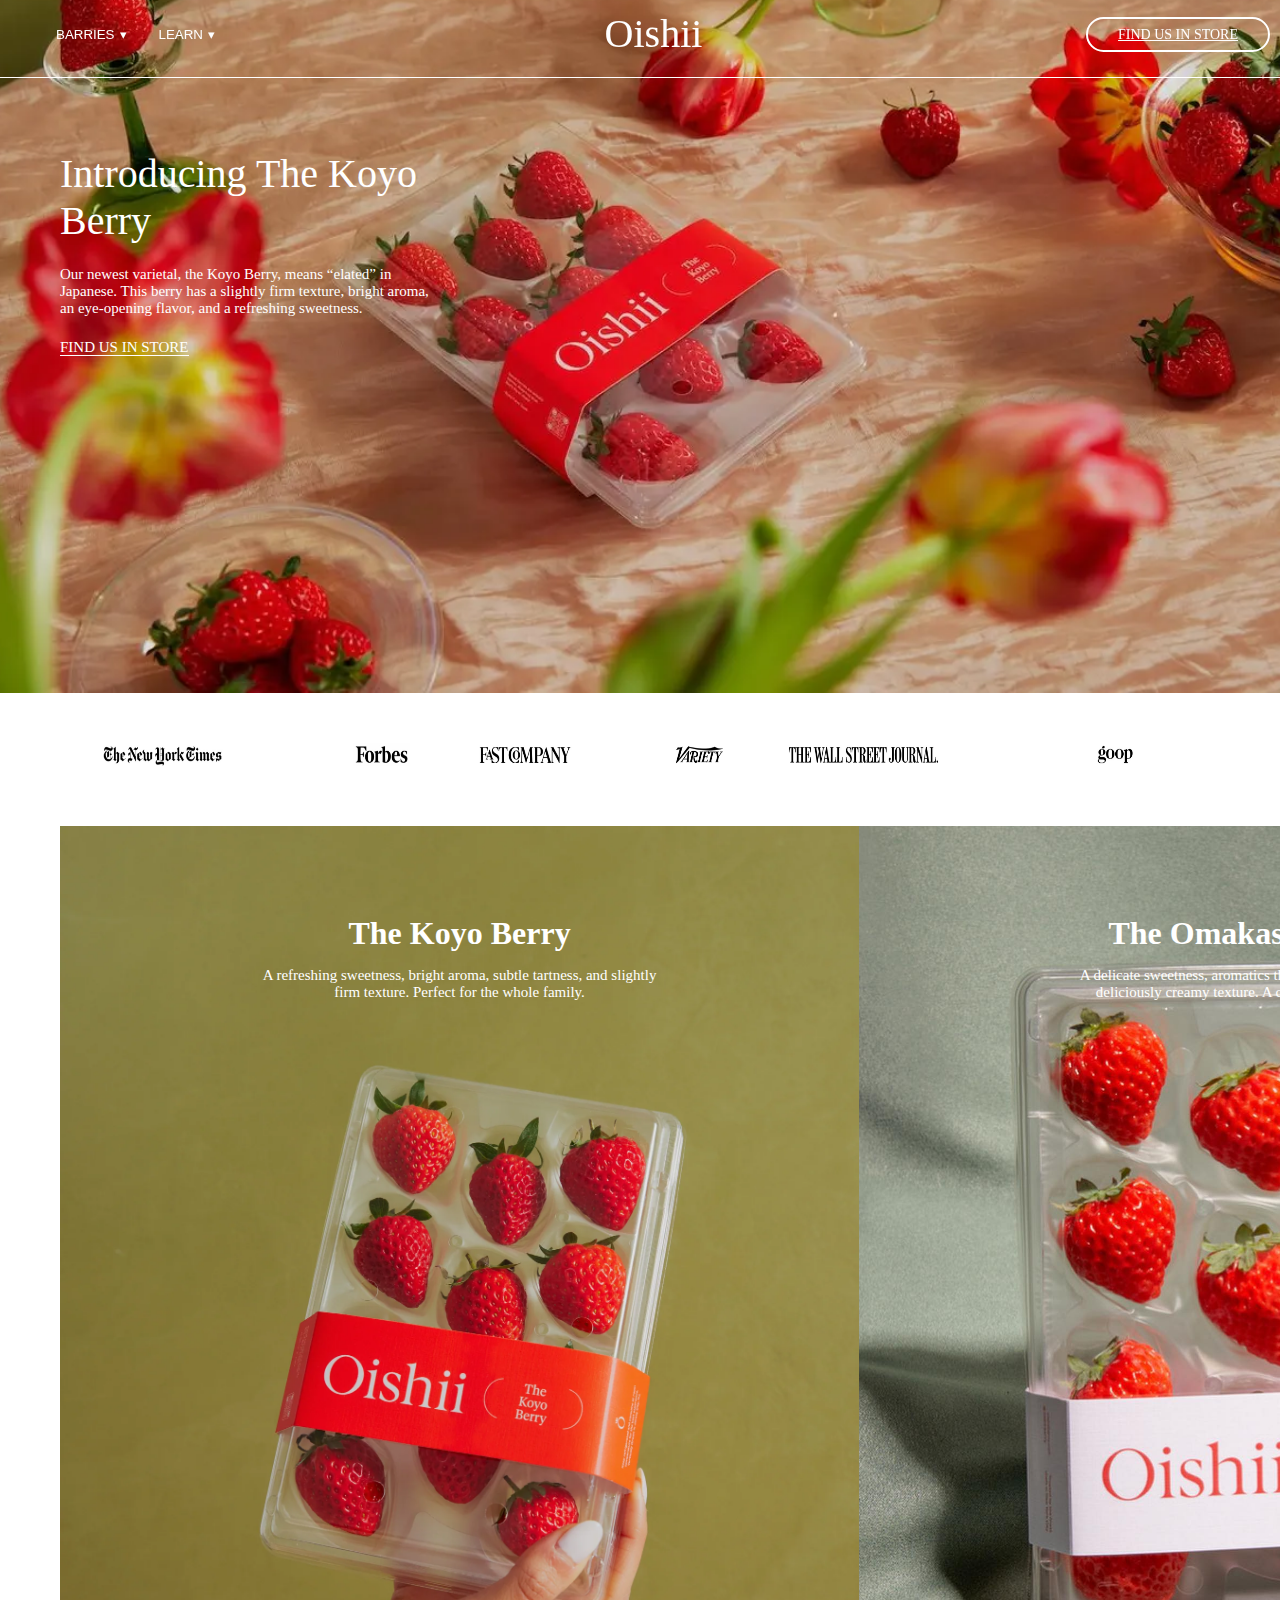
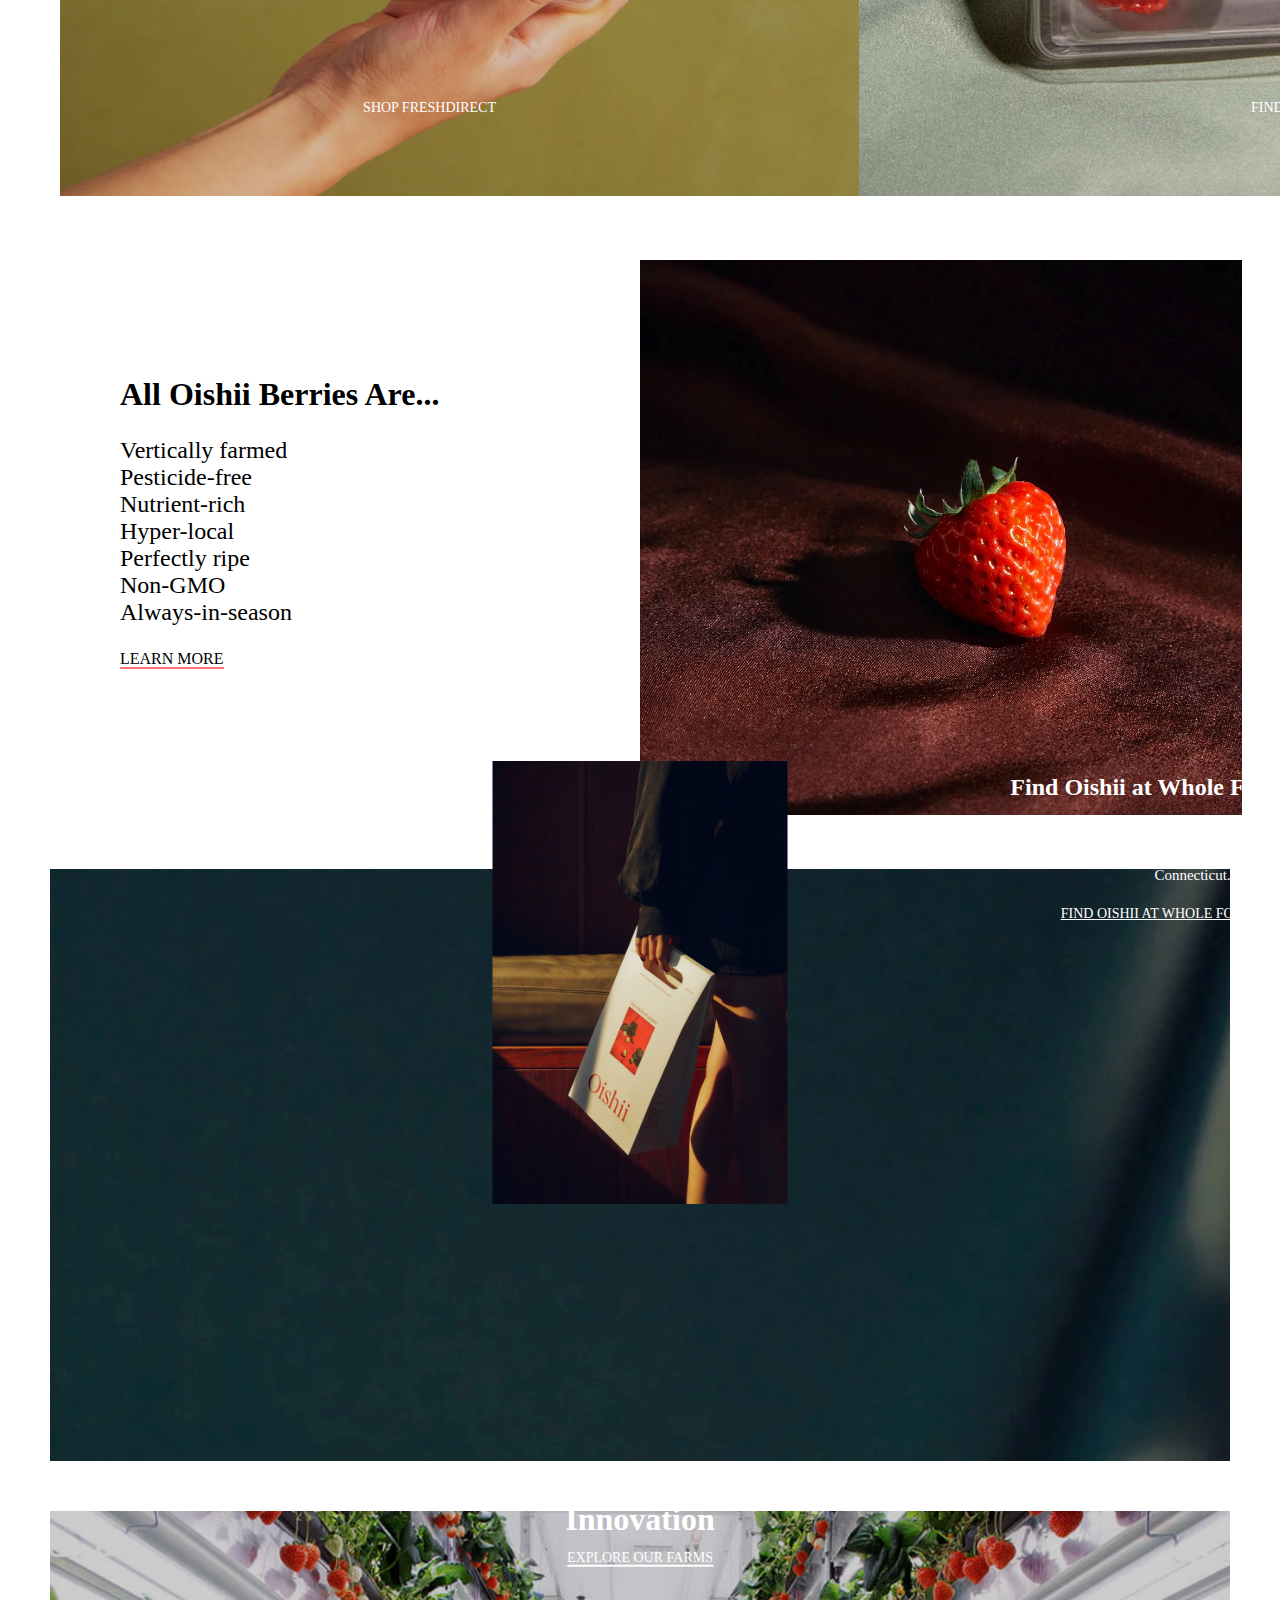
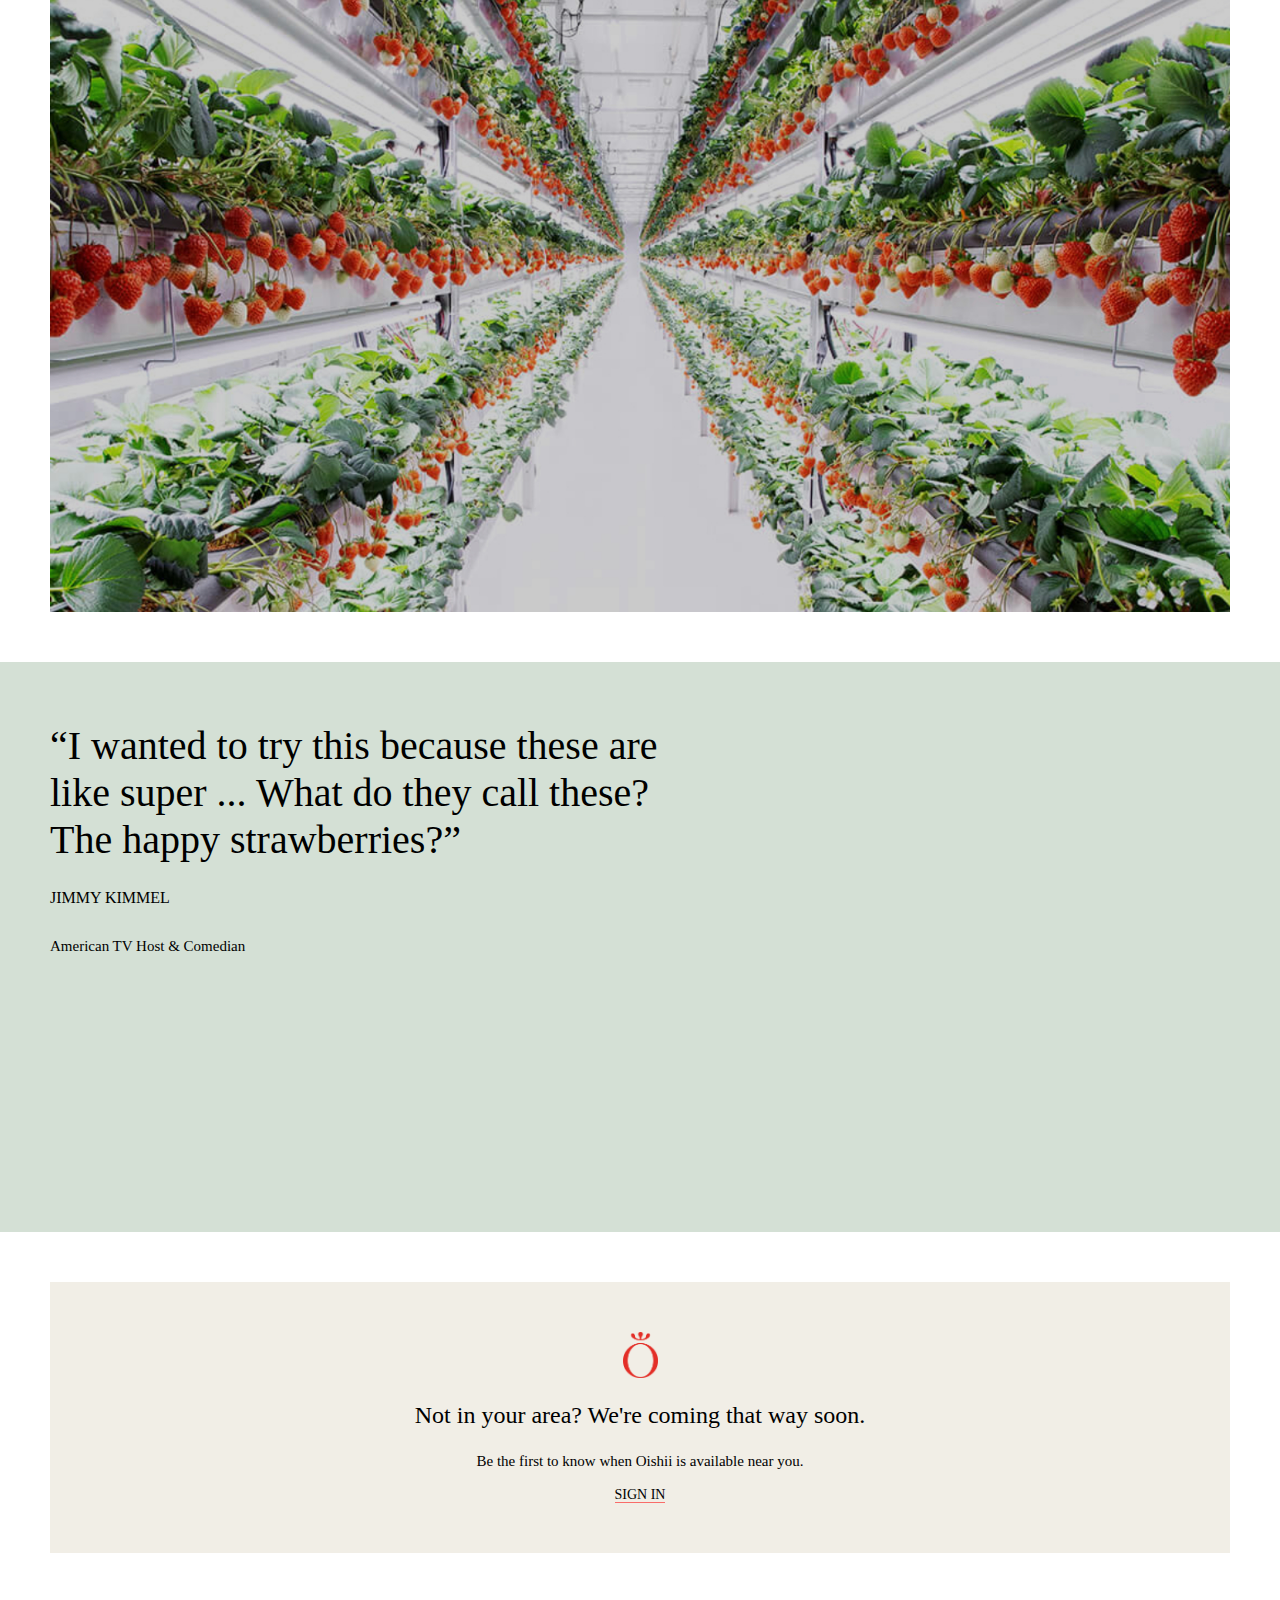
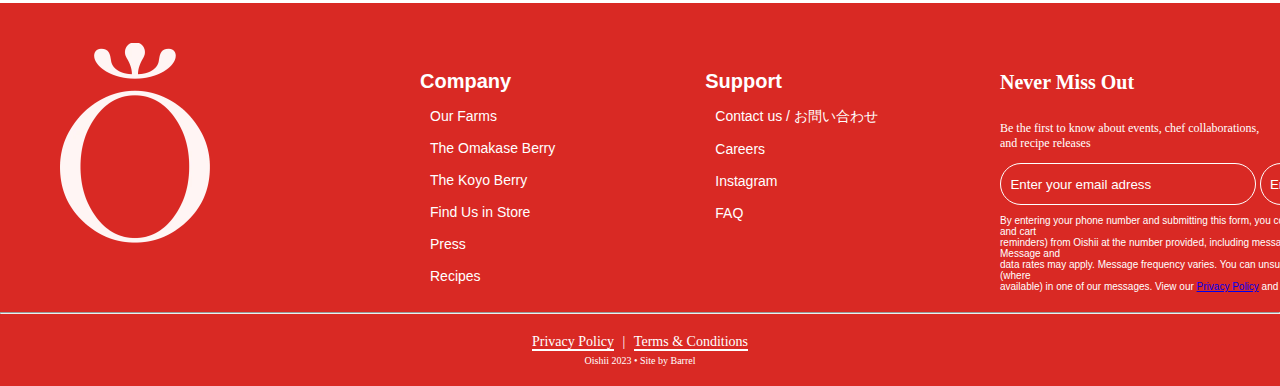
<file: templates/index.html>
<!DOCTYPE html>
<html>
<head>
    <meta charset="UTF-8">
    <title>Oishii</title>
    <link rel="stylesheet" type="text/css" href="css/style.css">
    <link rel="icon" href="../templates/images/logo/oishii-logo-red.png" type="image/x-icon">
</head>
<body>
<div class="header">
<header>
    <div class="nav">
        <div class="dropdown">
            <button>BARRIES</button>
            <div class="dropdown-content">
                <ul>
                    <li><a href="#">The Omakase Berry</a></li>
                    <li><a href="#">The Koyo Berry</a></li>
                </ul>
            </div>
        </div>
        <div class="dropdown">
            <button>LEARN</button>
            <div class="dropdown-content">
                <ul>
                    <li><a href="#">Our Farms</a></li>
                    <li><a href="#">Our Story</a></li>
                    <li><a href="#">Recipes</a></li>
                    <li><a href="#">Press</a></li>
                    <li><a href="#">Partnerships</a></li>
                </ul>
            </div>
        </div>
    </div>
    <div class="logo"><a href="https://oishii.com/">Oishii</a></div>
    <div class="nav">
        <div class="dropdown">
            <a href="https://oishii.com/pages/store-locator" class="find-us-button">FIND US IN STORE</a>
        </div>
    </div>
</header>
<div class="introduction">
    Introducing The Koyo<br>Berry
</div>
<div class="description">
    Our newest varietal, the Koyo Berry, means “elated” in<br>Japanese. This berry has a slightly firm texture, bright aroma,<br> an eye-opening flavor, and a refreshing sweetness.
</div>
    <div class="description">
        <a href="https://oishii.com/pages/store-locator" class="find-us">FIND US IN STORE</a>
    </div>
</div>
<div class="image-row">
    <a href="#" class="image1">
        <img src="images/logo/nyt_2160x.jpg" alt="Image 1">
    </a>
    <a href="#" class="image2">
        <img src="images/logo/forbes_2160x.jpg" alt="Image 2">
    </a>
    <a href="#" class="image3">
        <img src="images/logo/fast_2160x.jpg" alt="Image 3">
    </a>
    <a href="#" class="image4">
        <img src="images/logo/variety_2160x.jpg" alt="Image 4">
    </a>
    <a href="#" class="image5">
        <img src="images/logo/The_Wall_Street_Journal_logo_wordmark-700x84_2160x.jpg" alt="Image 5">
    </a>
    <a href="#" class="image6">
        <img src="images/logo/goop_2160x.jpg" alt="Image 5">
    </a>
</div>

<div class="image-container">
    <div class="image-wrapper">
        <img src="images/strawberry/image2.png" alt="The Koyo Berry">
        <div class="image-caption">
            <h2 class="headline">The Koyo Berry</h2>
            <p class="subtext">A refreshing sweetness, bright aroma, subtle tartness, and slightly firm texture. Perfect for the whole family.</p>
        </div>
        <div class="shop-link1">
            <a href="https://www.freshdirect.com">SHOP FRESHDIRECT</a>
        </div>
    </div>
    <div class="image-wrapper">
        <img src="images/strawberry/image1.jpg" alt="Image 2">
        <div class="image-caption">
            <h2 class="headline">The Omakase Berry</h2>
            <p class="subtext">A delicate sweetness, aromatics that fill the room, and a deliciously creamy texture. A chef's favorite berry.</p>
        </div>
        <div class="shop-link2">
            <a href="https://oishii.com/pages/store-locator">FIND A STORE</a>
        </div>
    </div>
</div>
<div class="image-container2">
    <div class="text-container">
        <h2>All Oishii Berries Are...</h2>
        <p>Vertically farmed<br>Pesticide-free<br>Nutrient-rich<br>Hyper-local<br>Perfectly ripe<br>Non-GMO<br>Always-in-season</p>
        <a class="a3" href="https://oishii.com/pages/our-story">LEARN MORE</a>
    </div>
    <div class="image-wrapper2">
        <img src="images/strawberry/strb3.png" alt="image3">
    </div>
</div>

<div class="image-container3">
    <img src="images/fonts/oishii.jpg" alt="Background Image">
    <div class="overlay-image3">
        <img src="images/strawberry/package-oishii.png" alt="Overlay Image">
        <div class="overlay-content3">
            <h2>Find Oishii at Whole Foods Market</h2>
            <p>Oishii and Whole Foods have partnered to bring<br> the Omakase Berry to locations<br> throughout New York City, New Jersey, and<br> Connecticut.</p>
            <a href="https://oishii.com/pages/whole-foods">FIND OISHII AT WHOLE FOODS MARKET</a>
        </div>
    </div>
</div>
<div class="image-container3">
    <img src="images/strawberry/Oishii-strawberry-vertical-farm.jpg" alt="Background Image">
    <div class="image-caption">
        <h2>Rooted in<br>Innovation</h2>
        <a href="https://oishii.com/pages/our-farms">EXPLORE OUR FARMS</a>
    </div>
</div>

<div class="colored-div">
    <p class="p40">“I wanted to try this because these are <br>like super ... What do they call these?<br>The happy strawberries?”</p>
    <p>JIMMY KIMMEL</p>
    <p class="p15">American TV Host & Comedian</p>
</div>

<div class="colored-container">
    <img src="images/logo/oishii-logo-red.png" alt="Logo">
    <p class="text-24">Not in your area? We're coming that way soon.</p>
    <p class="text-15">Be the first to know when Oishii is available near you.</p>
    <a href="#" class="sign-in-link">SIGN IN</a>
</div>



<footer>
    <div class="footer-container">
        <div class="footer-image">
            <img src="images/strawberry/logo-oishii.png" alt="Footer Image">
        </div>
        <div class="footer-column">
            <h4>Company</h4>
            <ul>
                <li><a href="https://oishii.com/pages/our-farms">Our Farms</a></li>
                <li><a href="https://oishii.com/pages/the-omakase-berry">The Omakase Berry</a></li>
                <li><a href="https://oishii.com/pages/the-koyo-berry">The Koyo Berry</a></li>
                <li><a href="https://oishii.com/pages/store-locator">Find Us in Store</a></li>
                <li><a href="https://oishii.com/blogs/press">Press</a></li>
                <li><a href="https://oishii.com/blogs/recipes">Recipes</a></li>
            </ul>
        </div>
        <div class="footer-column">
            <h4>Support</h4>
            <ul>
                <li><a href="https://oishii.com/pages/contact">Contact us / お問い合わせ</a></li>
                <li><a href="https://oishii.com/pages/careers">Careers</a></li>
                <li><a href="https://www.instagram.com/oishii.berry/">Instagram</a></li>
                <li><a href="https://oishii.com/pages/faq">FAQ</a></li>
            </ul>
        </div>
    </div>
    <div class="footer-column1">
        <h4 class="footer-h41">Never Miss Out</h4>
        <p class="footer-p1">Be the first to know about events, chef collaborations,<br> and recipe releases</p>
        <input type="text" class="footer-input" placeholder="  Enter your email adress">
        <input type="text" class="footer-input" placeholder="  Enter your phone number">
        <a href="#" class="sign-up">SIGN UP</a>
        <p class="disclaimer">
            By entering your phone number and submitting this form, you consent to receive marketing text messages (such as promotion codes and cart<br> reminders) from Oishii at the number provided, including messages sent by autodialer. Consent is not a condition of any purchase. Message and<br> data rates may apply. Message frequency varies. You can unsubscribe at any time by replying STOP or clicking the unsubscribe link (where<br> available) in one of our messages. View our <a href="#">Privacy Policy</a> and <a href="#">Terms of Service</a>.
        </p>
    </div>
    <hr style="background-color: white; margin: 20px 0;">
    <div class="footer-bottom">
        <div class="footer-links">
            <a href="https://oishii.com/pages/privacy-policy">Privacy Policy</a>
            <span class="divider">|</span>
            <a href="https://oishii.com/pages/terms-conditions">Terms & Conditions</a>
        </div>
        <div class="footer-info">
            <p class="centered-text">Oishii 2023 • Site by Barrel</p>
        </div>
    </div>
</footer>

</body>
</html>
</file>
<file: templates/css/style.css>
header {
    background-color: transparent;
    padding: 10px 20px 20px;
    display: flex;
    align-items: center;
    justify-content: space-between;
    border-bottom: 1px solid white;
    position: fixed;
    top: 0;
    left: 0;
    width: 100%;
    z-index: 9999;
}

.logo {
    font-family: "Founders Grotesk";
    font-size: 40px;
    text-align: center;
    margin-left: 30px;
    color: white;
}

.logo a {
    color: white;
    text-decoration: none;
}

.nav {
    display: flex;
    gap: 10px;
    align-items: center;
}

.nav::before {
    content: "";
    flex-grow: 1;
    border-top: 1px solid white;
    margin-left: 20px;
}

.dropdown {
    position: relative;
}

.dropdown button::after {
    content: '\25BE';
    display: inline-block;
    margin-left: 5px;
    transition: transform 0.3s ease;
}

.dropdown:hover button::after {
    transform: rotate(-180deg);
}

.dropdown button {
    background-color: transparent;
    border: none;
    color: white;
    transition: background-color 0.3s ease, color 0.3s ease;
    text-align: center;
}

.dropdown-content {
    display: none;
    position: absolute;
    left: 0;
    background-color: white;
    min-width: 140px;
    box-shadow: 0px 8px 16px 0px rgba(0, 0, 0, 0.2);
    z-index: 1;
    opacity: 0;
    transition: opacity 0.3s ease;
    font-size: 18px;
    margin-top: 5px;
}

.dropdown:hover .dropdown-content {
    display: block;
    opacity: 1;
    transform: translateY(0);
}

.dropdown-content ul {
    list-style-type: none;
    padding: 0;
    margin: 0;
}

.dropdown-content li {
    padding: 10px;
}

.dropdown-content a {
    color: black;
    text-decoration: none;
}

.find-us-button {
    padding: 8px 30px;
    border-radius: 20px;
    background-color: transparent;
    border: 2px solid white;
    color: white;
    font-size: 14px;
    transition: background-color 0.3s ease, color 0.3s ease;
    margin-right: 30px;
}

.find-us-button:hover {
    background-color: white;
    color: #000;
}

.dropdown button:hover {
    background-color: rgba(255, 255, 255, 0.5);
    color: #000;
}

.dropdown + .dropdown {
    margin-left: 10px;
}

body {
    margin: 0;
    padding: 0;
    height: auto;
}

.header {
    height: 77vh;
    font-family: "Founders Grotesk";
    background-image: url('../images/strawberry/strb.png');
    background-repeat: no-repeat;
    background-size: cover;
}

.introduction {
    padding: 150px 60px 20px;
    font-family: "Tiempos Headline";
    font-size: 40px;
    color: white;
    word-break: break-word;
}

.description {
    width: 400px;
    padding: 2px 60px 20px;
    color: white;
    font-family: "Founders Grotesk";
    font-size: 15px;
}

.find-us {
    color: white;
    text-decoration: none;
    border-bottom: 1px solid white;
}

footer {
    background-color: #d92924;
    color: #fff;
    padding: 70px 0 0;
    font-size: 14px;
}

.footer-container {
    display: flex;
    max-width: 1200px;
    margin-left: 100px;
    align-items: flex-start;
    margin-top: -30px;
}


.footer-image {
    margin-right: 200px;
    margin-left: -50px;
    flex-shrink: 0;
    padding: 0 10px 0;
}

.footer-image img {
    max-width: 150px;
    height: auto;
}

.footer-column {
    margin-right: 150px;
}

.footer-column h4 {
    font-size: 20px;
    font-family: "Founders Grotesk", sans-serif;
    margin-bottom: 15px;
}

.footer-column ul {
    list-style: none;
    margin: 0;
    padding: 0;
}

.footer-column ul li {
    margin-bottom: 15px;
    padding-left: 10px;
}


.footer-column ul li a {
    font-size: 14px;
    font-family: "Founders Grotesk", sans-serif;
    color: #fff;
    text-decoration: none;
    transition: color 0.3s ease;
}

.footer-column ul li a:hover {
    color: #888;
}


h4 {
    font-size: 20px;
}

ul {
    list-style: none;
    margin: 0;
    padding: 0;
}

ul li {
    margin-bottom: 10px;
}

ul li a {
    color: #fff;
    text-decoration: none;
    transition: color 0.3s ease;
}

ul li a:hover {
    color: #888;
}
.footer-bottom {
    background-color: #d92924;
    text-align: center;
    height: auto;
    font-size: 14px;
    color: #fff;
}

.footer-bottom .footer-info {
    font-size: 10px;
    display: flex;
    justify-content: center;
    align-items: center;
}

.footer-bottom .footer-info p {
    margin: 0;
}

.footer-bottom .footer-info p span {
    padding: 0 10px;
}

.footer-bottom .footer-info p span:last-child {
    margin-left: auto;
}



.footer-bottom .footer-links {
    text-align: center;
    margin-bottom: 5px;
}

.footer-bottom .footer-links a {
    color: #fff;
    text-decoration: none;
    border-bottom: 2px solid rgb(255, 255, 255);
    margin: 0 5px;
    transition: color 0.3s ease;
}

.footer-bottom .footer-links a:hover {
    color: #888;
}


.footer-bottom .centered-text {
    text-align: center;
    flex-grow: 1;
    padding-bottom: 20px;
}

.footer-column1 {
    width: 600px;
    margin-top: -255px;
    margin-left: 1000px;
}

.footer-input {
    border-radius: 100px;
    height: 38px;
    width: 250px;
    background-color: transparent;
    border: 1px solid white;
}
.footer-input::placeholder {
    color: white;
}

.sign-up {
    color: white;
    text-decoration: none;
    border-bottom: 2px solid rgba(255, 255, 255, 0.55);
    margin-left: 20px;
}
.disclaimer {
    font-size: 10px;
    font-family: Arial, serif;
}
.footer-h41 {
    font-family: Poppins;
    font-size: 20px;
}

.footer-p1{
    font-size: 12px;
    font-family: Poppins;
}

.image-container {
    display: flex;
    justify-content: space-between;
    margin: 60px;
}

.image-container img {
    width: auto;
    height: 970px;
}

.image-wrapper {
    position: relative;
}

.image-caption {
    position: absolute;
    top: 50%;
    left: 50%;
    transform: translate(-50%, -50%);
    margin-top: -360px;
    color: white;
}

.headline {
    font-family: Tiempos Headline;
    font-size: 32px;
    text-align: center;
}

.subtext {
    font-family: "Founders Grotesk";
    font-size: 15px;
    text-align: center;
}

.shop-link1 a {
    left: 50%;
    transform: translateX(-50%);
    margin-top: -100px;
    margin-left: -30px;
    position: absolute;
    text-align: center;
    color: white;
    text-decoration: none;
    font-size: 14px;
    font-family: Founders Grotesk;
}

.shop-link2 a {
    left: 50%;
    transform: translateX(-50%);
    margin-left: 50px;
    margin-top: -100px;
    position: absolute;
    text-align: center;
    text-decoration: none;
    color: white;
    font-family: Founders Grotesk;
    font-size: 14px;
}

.image-row {
    display: flex;
    justify-content: space-between;
    margin: 50px 100px 0 100px;
}

.image-row a {
    display: inline-block;
    width: auto;
    height: auto;
}

.image-row img {
    width: 50%;
    height: 100%;
}

.image-container2 {
    display: flex;
    align-items: flex-start;
    margin-top: 20px;
}

.text-container {
    flex-grow: 1;
    padding-left: 20px;
    text-align: left;
    margin-left: 100px;
    margin-top: 90px;
    font-family: Tiempos Headline;
}

.text-container h2 {
    font-size: 32px;
    margin-bottom: 10px;
}

.text-container p {
    font-size: 24px;
}


.image-wrapper2 {
    width: 50%;
    margin-left: 20px
}

.image-wrapper2 img {
    width: 94%;
    height: auto;
}

.a3 {
    text-decoration: none;
    color: black;
    border-bottom: 2px solid rgba(255, 1, 1, 0.55);
}

.image-container3 {
    position: relative;
    margin: 50px 50px 50px 50px;
}

.image-container3 img {
    display: block;
    width: 100%;
    height: auto;
}

.image-caption {
    position: absolute;
    top: 50%;
    left: 50%;
    transform: translate(-50%, -50%);
    text-align: center;
    color: white;
}

.image-caption h2 {
    font-size: 32px;
    margin-bottom: 10px;
    font-family: "Tiempos Headline";
}

.image-caption a {
    font-size: 14px;
    color: white;
    text-decoration: none;
    font-family: "Founders Grotesk";
    border-bottom: 2px solid rgb(255, 255, 255);
}


.overlay-image3 {
    position: absolute;
    margin-top: -600px;
    left: 50%;
    transform: translate(-50%, -50%);
    max-width: 25%;
    max-height: 200px;
}

.overlay-content3 {
    margin-bottom: 50px;
}
.overlay-content3 h2 {
    font-family: "Tiempos Headline";
    font-size: 24px;
    margin-bottom: 10px;
}

.overlay-content3 p {
    font-family: "Founders Grotesk";
    font-size: 15px;
    margin-bottom: 20px;
}

.overlay-content3 a {
    font-family: "Founders Grotesk";
    font-size: 14px;
    color: white;
}
.overlay-content3 {
    margin-top: -450px;
    margin-left: 400px;
    height: 200px;
    width: 600px;
    text-align: center;
    color: white;
}

.colored-div {
    height: 550px;
    background-color: #d4e0d5;
    margin-bottom: 50px;
    padding-top: 20px;
    display: flex;
    flex-direction: column;
    justify-content: flex-start;
}

.colored-div h1,
.colored-div p {
    margin-left: 50px;
    font-family: "Founders Grotesk";
}

.p40 {
    margin-bottom: 10px;
    font-family: "Tiempos Headline";
    font-size: 40px;
}

.p15 {
    font-size: 15px;
}

.colored-container {
    background-color: #f1eee6;
    margin: 50px;
    padding: 50px;
    text-align: center;
}

.colored-container img {
    width: 35px;
    height: auto;
}

.text-24 {
    font-size: 24px;
    margin-top: 20px;
    font-family: "Tiempos Headline";
}

.text-15 {
    font-size: 15px;
    margin-top: 10px;
    font-family: "Founders Grotesk";
}

.sign-in-link {
    font-size: 14px;
    margin-top: 10px;
    text-decoration: none;
    color: black;
    font-family: "Founders Grotesk";
    border-bottom: 1px solid rgba(255, 1, 1, 0.55);
}
</file>
